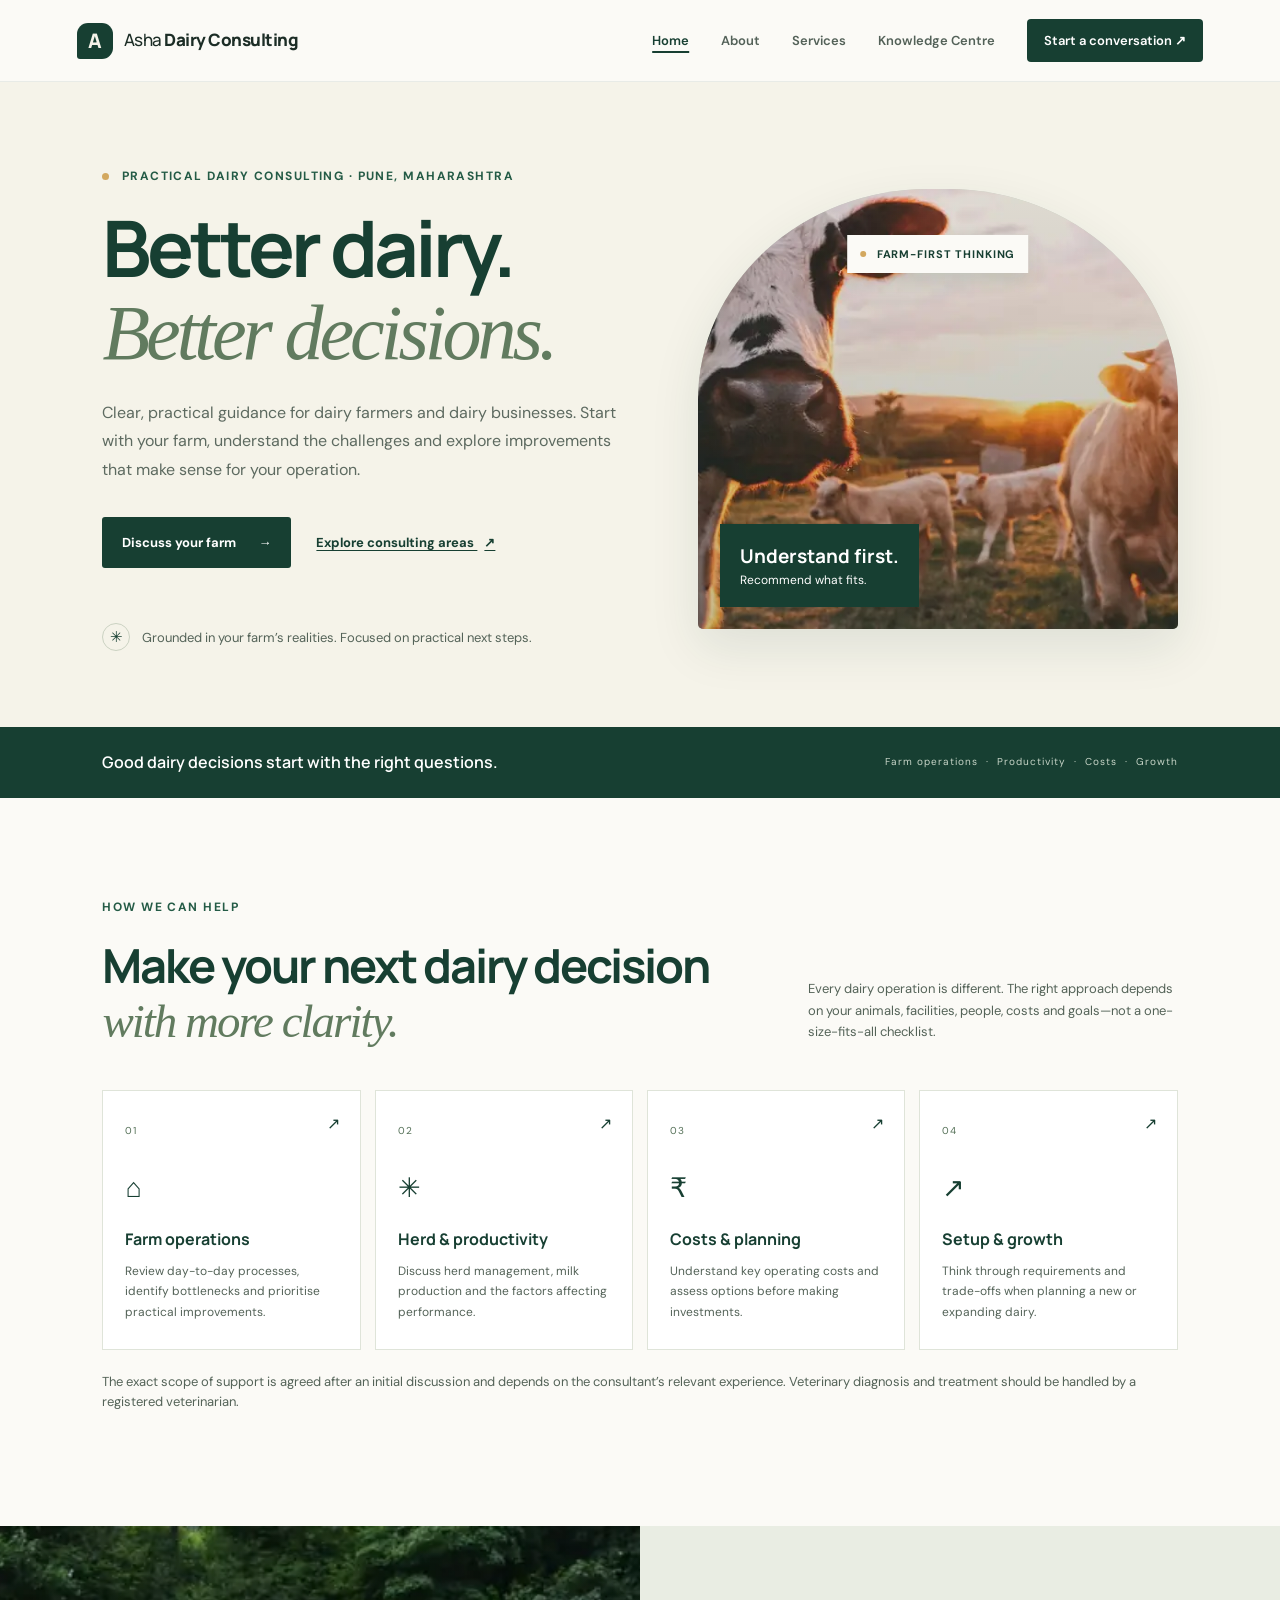
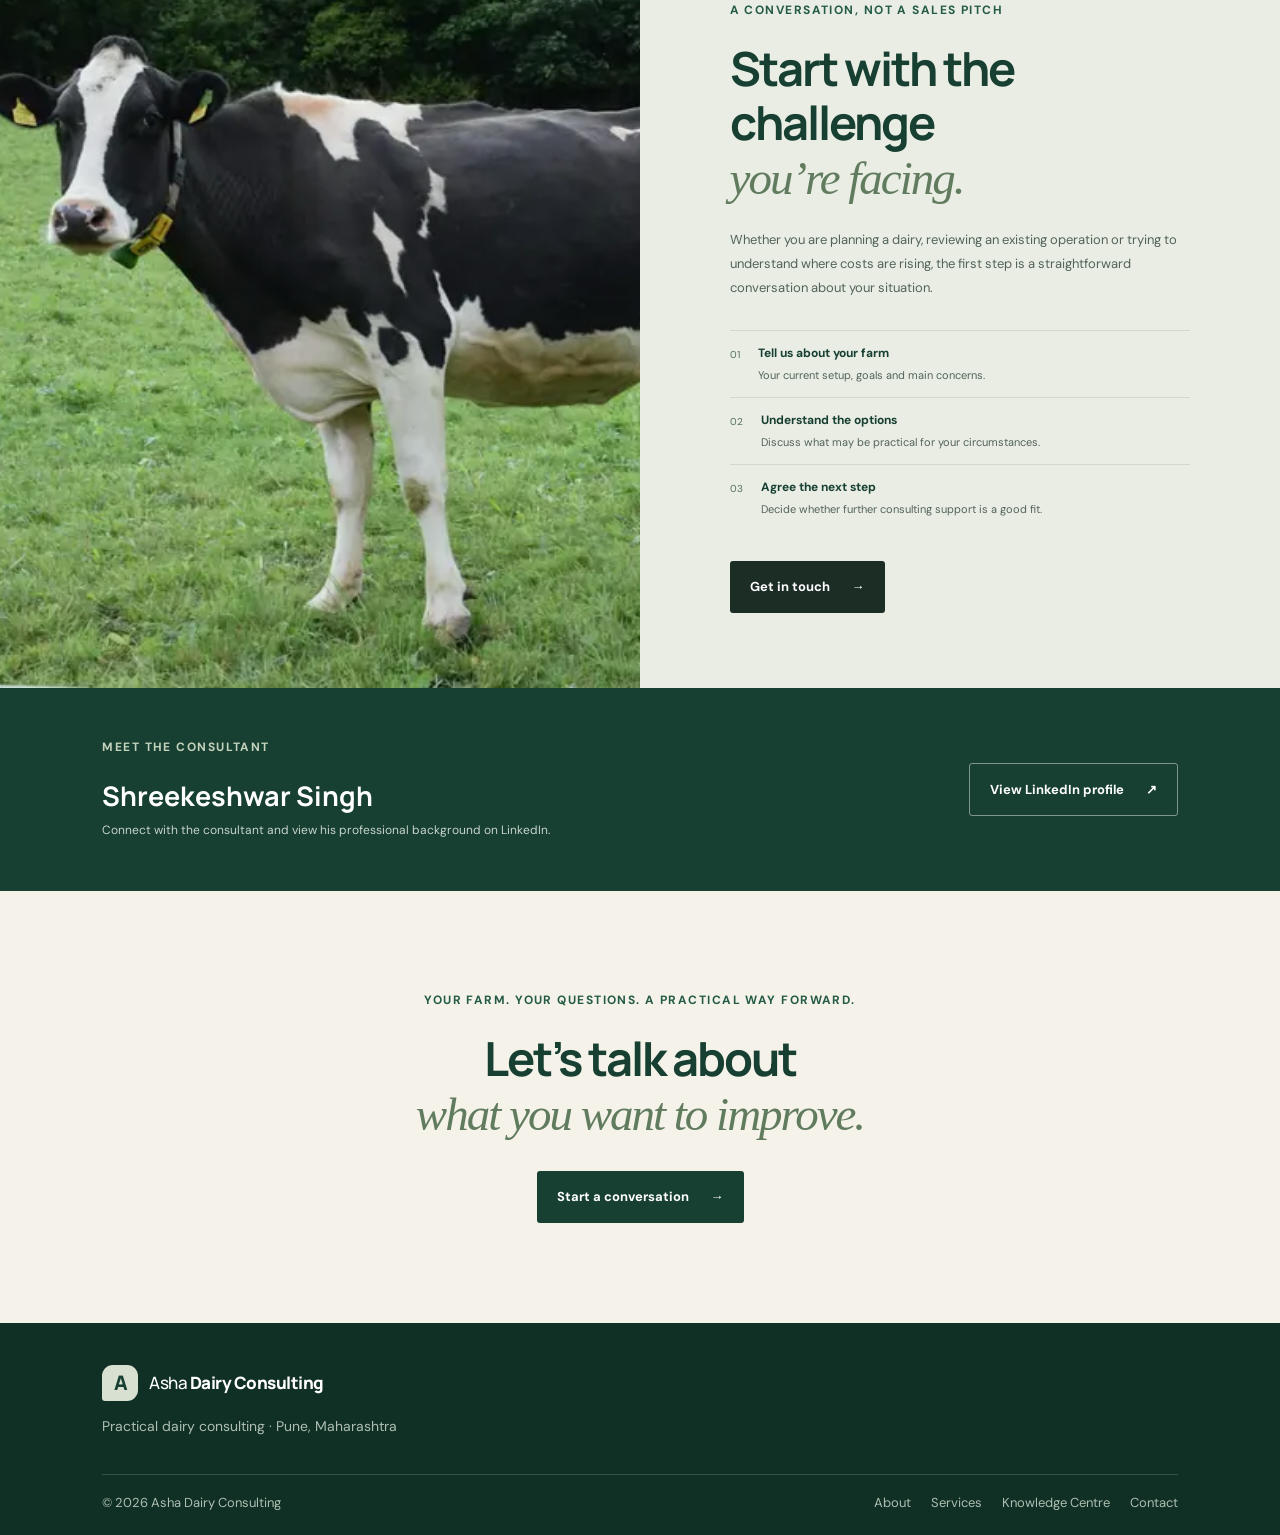
<file: index.html>
<!doctype html>
<html lang="en">
<head>
  <meta charset="utf-8">
  <meta name="viewport" content="width=device-width, initial-scale=1">
  <meta name="theme-color" content="#173f32">
  <meta name="description" content="Asha Dairy Consulting offers practical, farm-focused guidance for dairy farmers and dairy businesses in Pune and Maharashtra.">
  <title>Asha Dairy Consulting | Better Dairy. Better Decisions.</title>
  <link rel="canonical" href="https://dairy-website-nine.vercel.app/">
  <meta property="og:site_name" content="Asha Dairy Consulting">
  <meta property="og:type" content="website">
  <meta property="og:locale" content="en_IN">
  <meta property="og:title" content="Asha Dairy Consulting | Better Dairy. Better Decisions.">
  <meta property="og:description" content="Asha Dairy Consulting offers practical, farm-focused guidance for dairy farmers and dairy businesses in Pune and Maharashtra.">
  <meta property="og:url" content="https://dairy-website-nine.vercel.app/">
  <meta property="og:image" content="https://dairy-website-nine.vercel.app/images/og-cover.png">
  <meta property="og:image:width" content="1200">
  <meta property="og:image:height" content="630">
  <meta property="og:image:alt" content="Asha Dairy Consulting. Practical dairy consulting in Pune, Maharashtra.">
  <meta name="twitter:card" content="summary_large_image">
  <meta name="twitter:title" content="Asha Dairy Consulting | Better Dairy. Better Decisions.">
  <meta name="twitter:description" content="Asha Dairy Consulting offers practical, farm-focused guidance for dairy farmers and dairy businesses in Pune and Maharashtra.">
  <meta name="twitter:image" content="https://dairy-website-nine.vercel.app/images/og-cover.png">
  <link rel="icon" href="favicon.svg" type="image/svg+xml">
  <link rel="icon" href="favicon.ico" sizes="32x32">
  <link rel="apple-touch-icon" href="apple-touch-icon.png">
  <link rel="preload" href="fonts/dm-sans-latin.woff2" as="font" type="font/woff2" crossorigin>
  <link rel="preload" href="fonts/manrope-latin.woff2" as="font" type="font/woff2" crossorigin>
  <link rel="preload" as="image" type="image/webp" href="images/cows-sunset-1280.webp" imagesrcset="images/cows-sunset-720.webp 720w, images/cows-sunset-1280.webp 1280w" imagesizes="(max-width: 680px) 100vw, 46vw">
  <link rel="stylesheet" href="style.css">
  <script type="application/ld+json">
  {
    "@context": "https://schema.org",
    "@type": "ProfessionalService",
    "name": "Asha Dairy Consulting",
    "description": "Asha Dairy Consulting offers practical, farm-focused guidance for dairy farmers and dairy businesses in Pune and Maharashtra.",
    "url": "https://dairy-website-nine.vercel.app/",
    "image": "https://dairy-website-nine.vercel.app/images/og-cover.png",
    "areaServed": ["Pune", "Maharashtra"],
    "address": {
      "@type": "PostalAddress",
      "addressLocality": "Pune",
      "addressRegion": "Maharashtra",
      "addressCountry": "IN"
    },
    "founder": {
      "@type": "Person",
      "name": "Shreekeshwar Singh",
      "sameAs": "https://in.linkedin.com/in/shreekeshwar-singh-71535311b"
    }
  }
  </script>
</head>
<body>
  <!-- Illustrative photos under the Unsplash License, not photographs of a client farm.
       Sunset herd: images.unsplash.com/photo-1500595046743-cd271d694d30
       Pasture cow: images.unsplash.com/photo-1570042225831-d98fa7577f1e -->
  <a class="skip-link" href="#main">Skip to content</a>
  <header class="site-header">
    <a class="brand" href="index.html" aria-label="Asha Dairy Consulting home"><span class="brand-mark" aria-hidden="true">A</span><span>Asha <b>Dairy Consulting</b></span></a>
    <button class="menu-toggle" type="button" aria-label="Open navigation" aria-expanded="false" aria-controls="primary-nav"><span></span><span></span><span></span></button>
    <nav class="nav" id="primary-nav" aria-label="Main navigation">
      <a class="active" href="index.html" aria-current="page">Home</a><a href="about.html">About</a><a href="services.html">Services</a><a href="resources.html">Knowledge Centre</a><a class="nav-cta" href="contact.html">Start a conversation <span aria-hidden="true">↗</span></a>
    </nav>
  </header>

  <main id="main">
    <section class="hero">
      <div class="hero-copy">
        <p class="eyebrow"><span></span> PRACTICAL DAIRY CONSULTING · PUNE, MAHARASHTRA</p>
        <h1>Better dairy.<br><em>Better decisions.</em></h1>
        <p class="hero-intro">Clear, practical guidance for dairy farmers and dairy businesses. Start with your farm, understand the challenges and explore improvements that make sense for your operation.</p>
        <div class="hero-actions"><a class="button button-primary" href="contact.html">Discuss your farm <span aria-hidden="true">→</span></a><a class="text-link" href="services.html">Explore consulting areas <span aria-hidden="true">↗</span></a></div>
        <div class="hero-note"><span class="note-icon" aria-hidden="true">✳</span><span>Grounded in your farm’s realities. Focused on practical next steps.</span></div>
      </div>
      <div class="hero-visual">
        <picture>
          <source type="image/webp" srcset="images/cows-sunset-720.webp 720w, images/cows-sunset-1280.webp 1280w" sizes="(max-width: 680px) 100vw, 46vw">
          <img class="cover-photo" src="images/cows-sunset-1280.jpg" srcset="images/cows-sunset-720.jpg 720w, images/cows-sunset-1280.jpg 1280w" sizes="(max-width: 680px) 100vw, 46vw" alt="Dairy cows in a pasture at sunset, with a black-and-white cow in the foreground" width="1280" height="850" fetchpriority="high" decoding="async">
        </picture>
        <div class="visual-shade" aria-hidden="true"></div>
        <div class="visual-label"><span class="label-dot" aria-hidden="true"></span> FARM-FIRST THINKING</div>
        <div class="visual-caption"><strong>Understand first.</strong><br>Recommend what fits.</div>
      </div>
    </section>

    <section class="intro-strip">
      <p>Good dairy decisions start with the right questions.</p><span>Farm operations&nbsp; · &nbsp;Productivity&nbsp; · &nbsp;Costs&nbsp; · &nbsp;Growth</span>
    </section>

    <section class="section section-light">
      <div class="section-heading">
        <div><p class="eyebrow">HOW WE CAN HELP</p><h2>Make your next dairy decision<br><em>with more clarity.</em></h2></div>
        <p class="section-lead">Every dairy operation is different. The right approach depends on your animals, facilities, people, costs and goals—not a one-size-fits-all checklist.</p>
      </div>
      <div class="service-preview">
        <a class="preview-card" href="services.html#farm-operations"><span class="card-number">01</span><span class="card-icon" aria-hidden="true">⌂</span><h3>Farm operations</h3><p>Review day-to-day processes, identify bottlenecks and prioritise practical improvements.</p><span class="card-arrow" aria-hidden="true">↗</span></a>
        <a class="preview-card" href="services.html#herd-productivity"><span class="card-number">02</span><span class="card-icon" aria-hidden="true">✳</span><h3>Herd &amp; productivity</h3><p>Discuss herd management, milk production and the factors affecting performance.</p><span class="card-arrow" aria-hidden="true">↗</span></a>
        <a class="preview-card" href="services.html#costs-planning"><span class="card-number">03</span><span class="card-icon" aria-hidden="true">₹</span><h3>Costs &amp; planning</h3><p>Understand key operating costs and assess options before making investments.</p><span class="card-arrow" aria-hidden="true">↗</span></a>
        <a class="preview-card" href="services.html#setup-growth"><span class="card-number">04</span><span class="card-icon" aria-hidden="true">↗</span><h3>Setup &amp; growth</h3><p>Think through requirements and trade-offs when planning a new or expanding dairy.</p><span class="card-arrow" aria-hidden="true">↗</span></a>
      </div>
      <p class="small-print">The exact scope of support is agreed after an initial discussion and depends on the consultant’s relevant experience. Veterinary diagnosis and treatment should be handled by a registered veterinarian.</p>
    </section>

    <section class="split-section">
      <div class="split-image">
        <picture>
          <source type="image/webp" srcset="images/cow-pasture-720.webp 720w, images/cow-pasture-1280.webp 1280w" sizes="(max-width: 680px) 100vw, 50vw">
          <img class="cover-photo" src="images/cow-pasture-1280.jpg" srcset="images/cow-pasture-720.jpg 720w, images/cow-pasture-1280.jpg 1280w" sizes="(max-width: 680px) 100vw, 50vw" alt="A black-and-white dairy cow standing in a green pasture" width="1280" height="854" loading="lazy" decoding="async">
        </picture>
        <div class="visual-shade" aria-hidden="true"></div>
      </div>
      <div class="split-copy"><p class="eyebrow">A CONVERSATION, NOT A SALES PITCH</p><h2>Start with the challenge<br><em>you’re facing.</em></h2><p>Whether you are planning a dairy, reviewing an existing operation or trying to understand where costs are rising, the first step is a straightforward conversation about your situation.</p><ol class="steps"><li><span aria-hidden="true">01</span><div><b>Tell us about your farm</b><small>Your current setup, goals and main concerns.</small></div></li><li><span aria-hidden="true">02</span><div><b>Understand the options</b><small>Discuss what may be practical for your circumstances.</small></div></li><li><span aria-hidden="true">03</span><div><b>Agree the next step</b><small>Decide whether further consulting support is a good fit.</small></div></li></ol><a class="button button-dark" href="contact.html">Get in touch <span aria-hidden="true">→</span></a></div>
    </section>

    <section class="profile-band"><div><p class="eyebrow">MEET THE CONSULTANT</p><h2>Shreekeshwar Singh</h2><p>Connect with the consultant and view his professional background on LinkedIn.</p></div><a class="button button-outline" href="https://in.linkedin.com/in/shreekeshwar-singh-71535311b" target="_blank" rel="noopener noreferrer">View LinkedIn profile <span aria-hidden="true">↗</span><span class="sr-only"> (opens in a new tab)</span></a></section>

    <section class="final-cta"><p class="eyebrow">YOUR FARM. YOUR QUESTIONS. A PRACTICAL WAY FORWARD.</p><h2>Let’s talk about<br><em>what you want to improve.</em></h2><a class="button button-primary" href="contact.html">Start a conversation <span aria-hidden="true">→</span></a></section>
  </main>

  <footer class="site-footer"><a class="brand brand-footer" href="index.html" aria-label="Asha Dairy Consulting home"><span class="brand-mark" aria-hidden="true">A</span><span>Asha <b>Dairy Consulting</b></span></a><p>Practical dairy consulting · Pune, Maharashtra</p><div class="footer-bottom"><span>© <span data-year></span> Asha Dairy Consulting</span><nav aria-label="Footer"><a href="about.html">About</a><a href="services.html">Services</a><a href="resources.html">Knowledge Centre</a><a href="contact.html">Contact</a></nav></div></footer>
  <script src="script.js" defer></script>
</body>
</html>
</file>
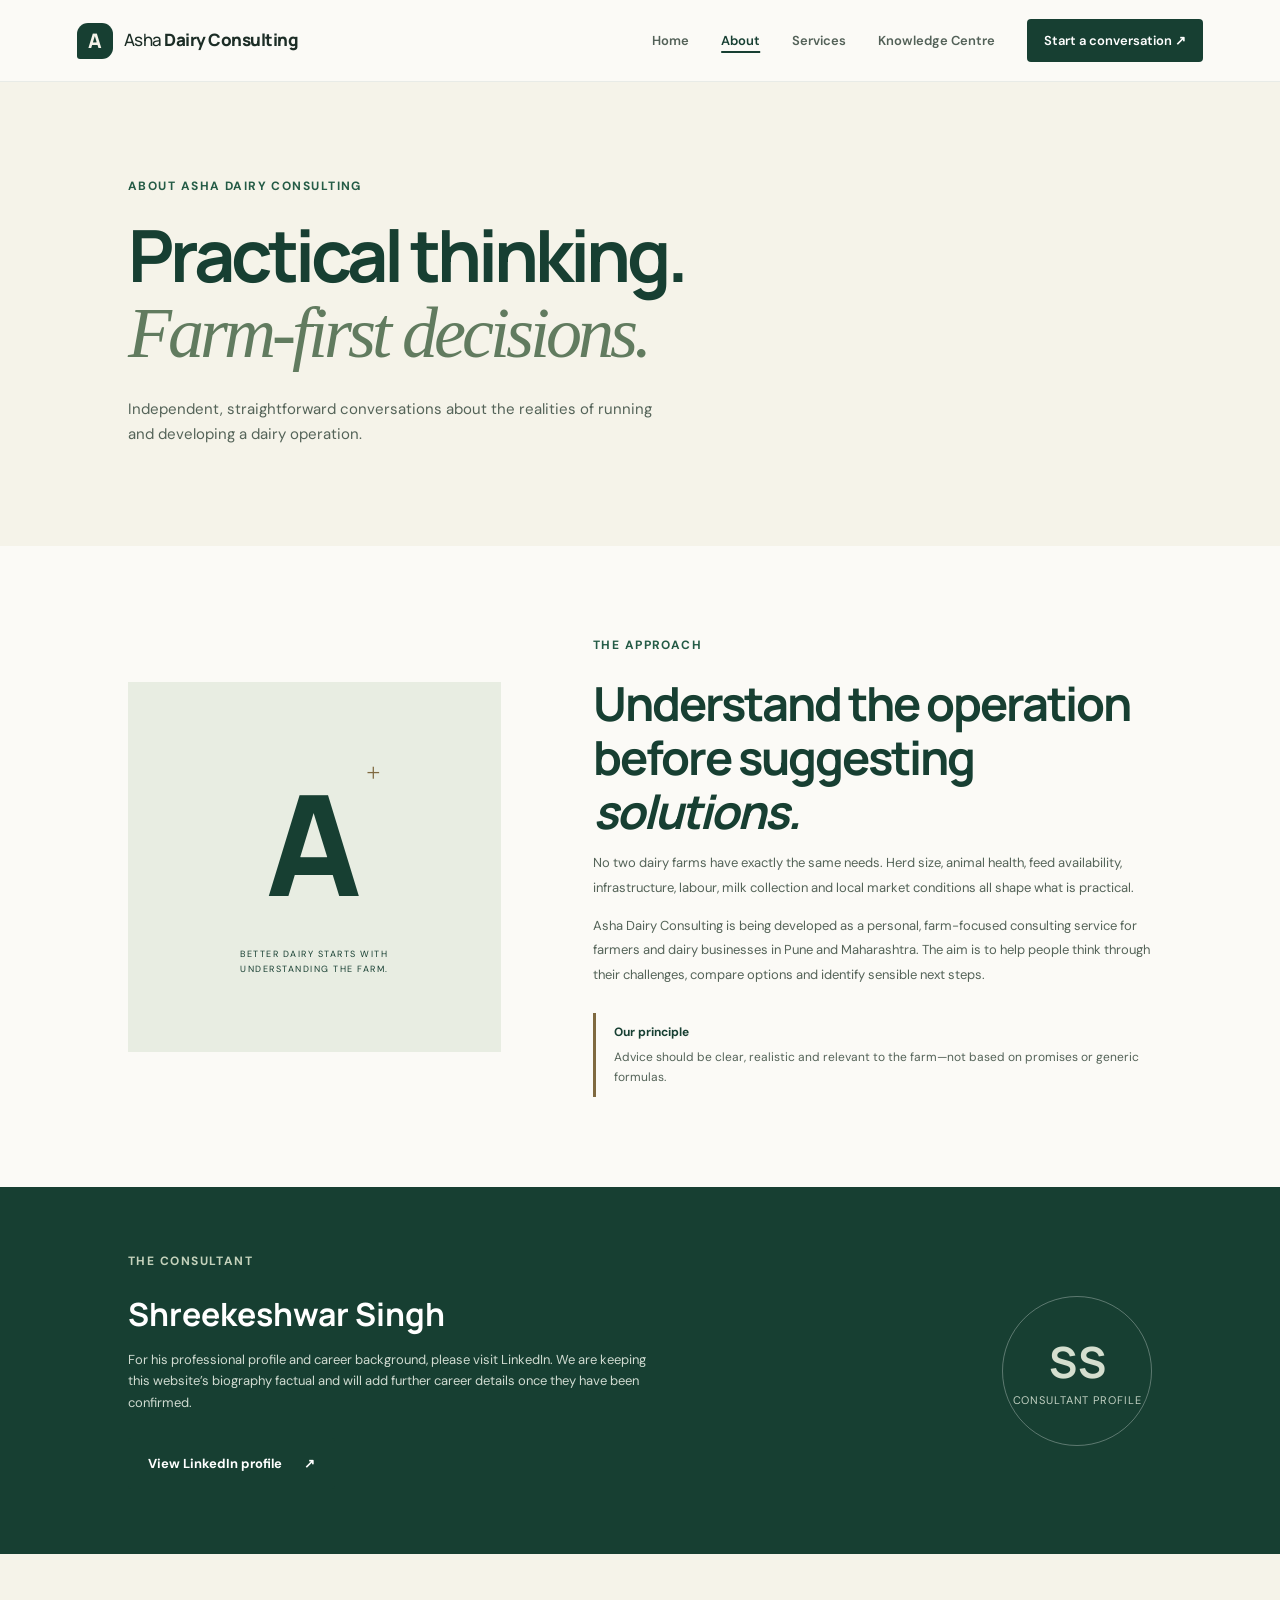
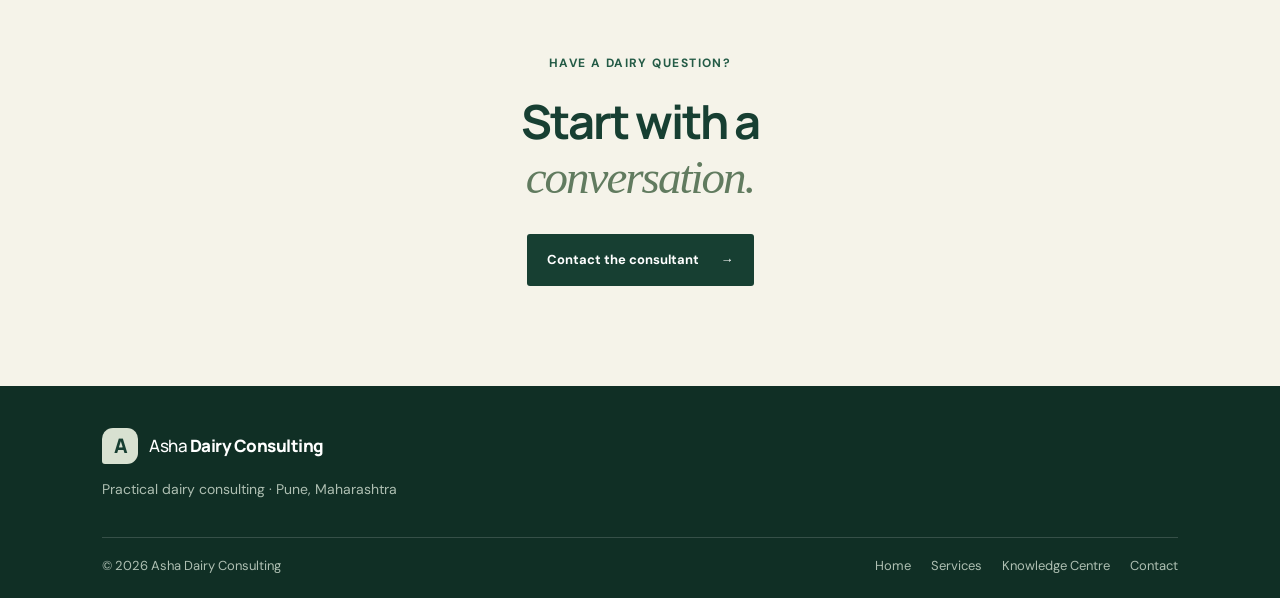
<file: about.html>
<!doctype html>
<html lang="en">
<head>
  <meta charset="utf-8">
  <meta name="viewport" content="width=device-width, initial-scale=1">
  <meta name="theme-color" content="#173f32">
  <meta name="description" content="Meet the consultant behind Asha Dairy Consulting in Pune, Maharashtra.">
  <title>About | Asha Dairy Consulting</title>
  <link rel="canonical" href="https://dairy-website-nine.vercel.app/about.html">
  <meta property="og:site_name" content="Asha Dairy Consulting">
  <meta property="og:type" content="website">
  <meta property="og:locale" content="en_IN">
  <meta property="og:title" content="About | Asha Dairy Consulting">
  <meta property="og:description" content="Meet the consultant behind Asha Dairy Consulting in Pune, Maharashtra.">
  <meta property="og:url" content="https://dairy-website-nine.vercel.app/about.html">
  <meta property="og:image" content="https://dairy-website-nine.vercel.app/images/og-cover.png">
  <meta property="og:image:alt" content="Asha Dairy Consulting. Practical dairy consulting in Pune, Maharashtra.">
  <meta name="twitter:card" content="summary_large_image">
  <meta name="twitter:title" content="About | Asha Dairy Consulting">
  <meta name="twitter:description" content="Meet the consultant behind Asha Dairy Consulting in Pune, Maharashtra.">
  <meta name="twitter:image" content="https://dairy-website-nine.vercel.app/images/og-cover.png">
  <link rel="icon" href="favicon.svg" type="image/svg+xml">
  <link rel="icon" href="favicon.ico" sizes="32x32">
  <link rel="apple-touch-icon" href="apple-touch-icon.png">
  <link rel="preload" href="fonts/dm-sans-latin.woff2" as="font" type="font/woff2" crossorigin>
  <link rel="preload" href="fonts/manrope-latin.woff2" as="font" type="font/woff2" crossorigin>
  <link rel="stylesheet" href="style.css">
</head>
<body>
  <a class="skip-link" href="#main">Skip to content</a>
  <header class="site-header">
    <a class="brand" href="index.html" aria-label="Asha Dairy Consulting home"><span class="brand-mark" aria-hidden="true">A</span><span>Asha <b>Dairy Consulting</b></span></a>
    <button class="menu-toggle" type="button" aria-label="Open navigation" aria-expanded="false" aria-controls="primary-nav"><span></span><span></span><span></span></button>
    <nav class="nav" id="primary-nav" aria-label="Main navigation">
      <a href="index.html">Home</a><a class="active" href="about.html" aria-current="page">About</a><a href="services.html">Services</a><a href="resources.html">Knowledge Centre</a><a class="nav-cta" href="contact.html">Start a conversation <span aria-hidden="true">↗</span></a>
    </nav>
  </header>
  <main id="main">
    <section class="page-hero">
      <p class="eyebrow">ABOUT ASHA DAIRY CONSULTING</p>
      <h1>Practical thinking.<br><em>Farm-first decisions.</em></h1>
      <p>Independent, straightforward conversations about the realities of running and developing a dairy operation.</p>
    </section>
    <section class="about-story">
      <div class="story-visual">
        <div class="story-monogram" aria-hidden="true">A<span>+</span></div>
        <p>BETTER DAIRY STARTS WITH UNDERSTANDING THE FARM.</p>
      </div>
      <div class="story-copy">
        <p class="eyebrow">THE APPROACH</p>
        <h2>Understand the operation<br>before suggesting <em>solutions.</em></h2>
        <p>No two dairy farms have exactly the same needs. Herd size, animal health, feed availability, infrastructure, labour, milk collection and local market conditions all shape what is practical.</p>
        <p>Asha Dairy Consulting is being developed as a personal, farm-focused consulting service for farmers and dairy businesses in Pune and Maharashtra. The aim is to help people think through their challenges, compare options and identify sensible next steps.</p>
        <div class="callout"><b>Our principle</b><p>Advice should be clear, realistic and relevant to the farm—not based on promises or generic formulas.</p></div>
      </div>
    </section>
    <section class="consultant-section">
      <div>
        <p class="eyebrow">THE CONSULTANT</p>
        <h2>Shreekeshwar Singh</h2>
        <p>For his professional profile and career background, please visit LinkedIn. We are keeping this website’s biography factual and will add further career details once they have been confirmed.</p>
        <a class="button button-primary" href="https://in.linkedin.com/in/shreekeshwar-singh-71535311b" target="_blank" rel="noopener noreferrer">View LinkedIn profile <span aria-hidden="true">↗</span><span class="sr-only"> (opens in a new tab)</span></a>
      </div>
      <div class="profile-placeholder" aria-hidden="true"><span>SS</span><small>CONSULTANT PROFILE</small></div>
    </section>
    <section class="final-cta">
      <p class="eyebrow">HAVE A DAIRY QUESTION?</p>
      <h2>Start with a<br><em>conversation.</em></h2>
      <a class="button button-primary" href="contact.html">Contact the consultant <span aria-hidden="true">→</span></a>
    </section>
  </main>
  <footer class="site-footer">
    <a class="brand brand-footer" href="index.html" aria-label="Asha Dairy Consulting home"><span class="brand-mark" aria-hidden="true">A</span><span>Asha <b>Dairy Consulting</b></span></a>
    <p>Practical dairy consulting · Pune, Maharashtra</p>
    <div class="footer-bottom"><span>© <span data-year></span> Asha Dairy Consulting</span><nav aria-label="Footer"><a href="index.html">Home</a><a href="services.html">Services</a><a href="resources.html">Knowledge Centre</a><a href="contact.html">Contact</a></nav></div>
  </footer>
  <script src="script.js" defer></script>
</body>
</html>
</file>
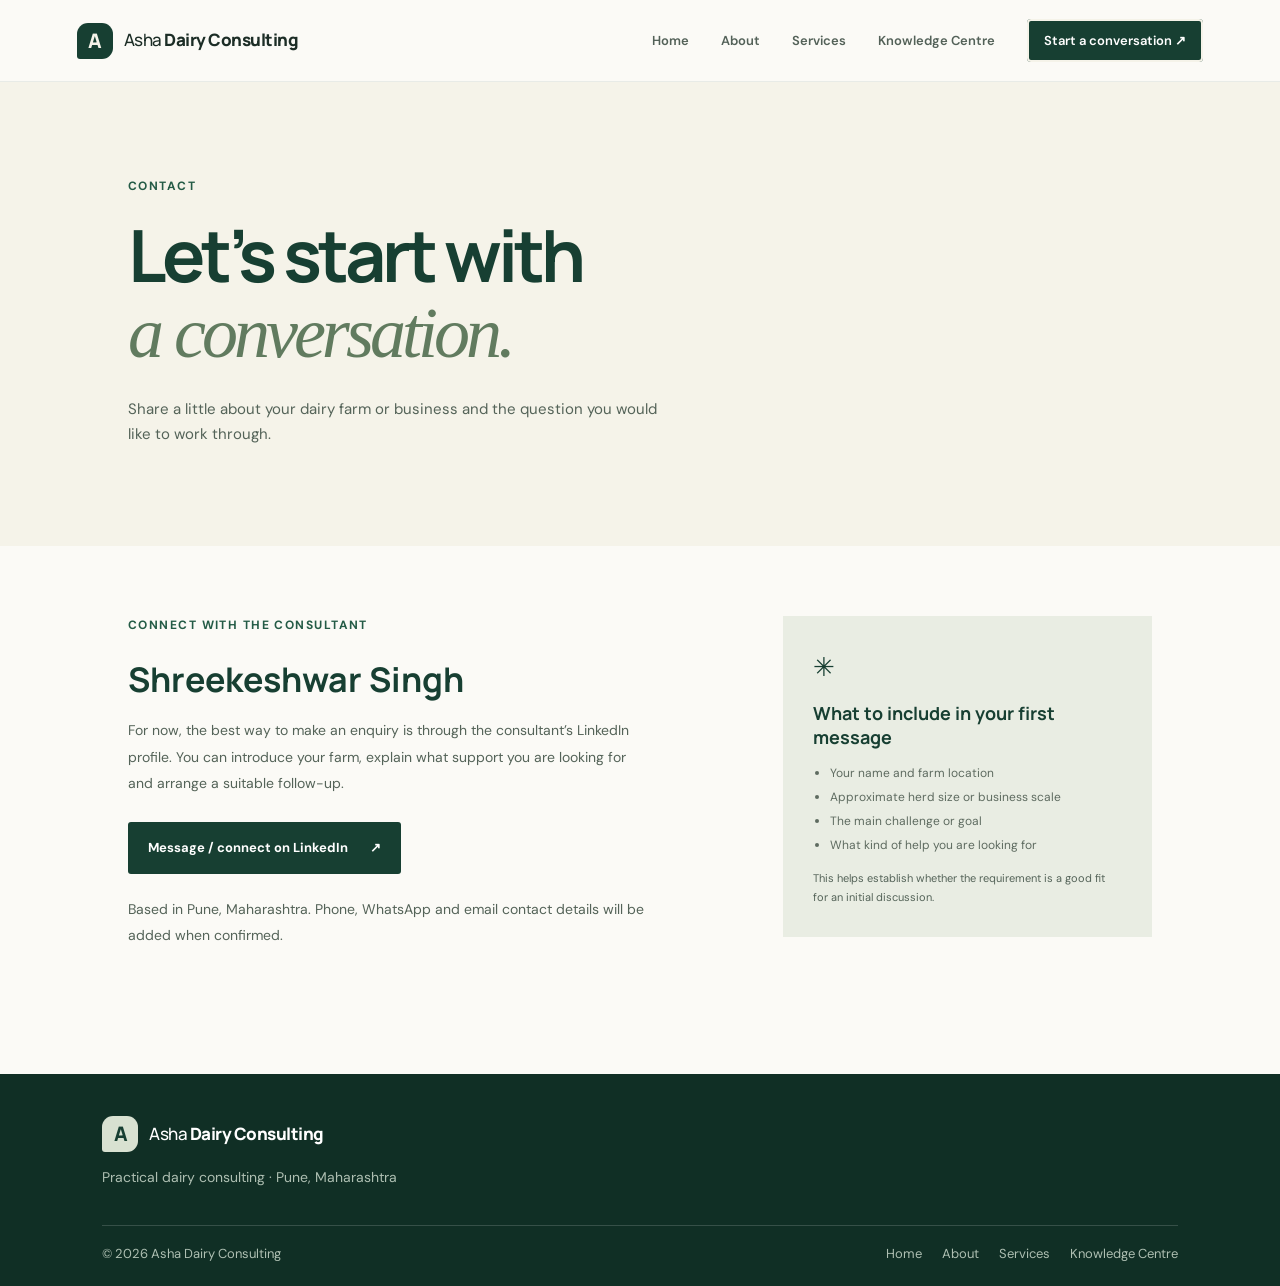
<file: contact.html>
<!doctype html>
<html lang="en">
<head>
  <meta charset="utf-8">
  <meta name="viewport" content="width=device-width, initial-scale=1">
  <meta name="theme-color" content="#173f32">
  <meta name="description" content="Contact Asha Dairy Consulting in Pune, Maharashtra to discuss your dairy farm or business.">
  <title>Contact | Asha Dairy Consulting</title>
  <link rel="canonical" href="https://dairy-website-nine.vercel.app/contact.html">
  <meta property="og:site_name" content="Asha Dairy Consulting">
  <meta property="og:type" content="website">
  <meta property="og:locale" content="en_IN">
  <meta property="og:title" content="Contact | Asha Dairy Consulting">
  <meta property="og:description" content="Contact Asha Dairy Consulting in Pune, Maharashtra to discuss your dairy farm or business.">
  <meta property="og:url" content="https://dairy-website-nine.vercel.app/contact.html">
  <meta property="og:image" content="https://dairy-website-nine.vercel.app/images/og-cover.png">
  <meta property="og:image:alt" content="Asha Dairy Consulting. Practical dairy consulting in Pune, Maharashtra.">
  <meta name="twitter:card" content="summary_large_image">
  <meta name="twitter:title" content="Contact | Asha Dairy Consulting">
  <meta name="twitter:description" content="Contact Asha Dairy Consulting in Pune, Maharashtra to discuss your dairy farm or business.">
  <meta name="twitter:image" content="https://dairy-website-nine.vercel.app/images/og-cover.png">
  <link rel="icon" href="favicon.svg" type="image/svg+xml">
  <link rel="icon" href="favicon.ico" sizes="32x32">
  <link rel="apple-touch-icon" href="apple-touch-icon.png">
  <link rel="preload" href="fonts/dm-sans-latin.woff2" as="font" type="font/woff2" crossorigin>
  <link rel="preload" href="fonts/manrope-latin.woff2" as="font" type="font/woff2" crossorigin>
  <link rel="stylesheet" href="style.css">
</head>
<body>
  <a class="skip-link" href="#main">Skip to content</a>
  <header class="site-header">
    <a class="brand" href="index.html" aria-label="Asha Dairy Consulting home"><span class="brand-mark" aria-hidden="true">A</span><span>Asha <b>Dairy Consulting</b></span></a>
    <button class="menu-toggle" type="button" aria-label="Open navigation" aria-expanded="false" aria-controls="primary-nav"><span></span><span></span><span></span></button>
    <nav class="nav" id="primary-nav" aria-label="Main navigation">
      <a href="index.html">Home</a><a href="about.html">About</a><a href="services.html">Services</a><a href="resources.html">Knowledge Centre</a><a class="nav-cta active" href="contact.html" aria-current="page">Start a conversation <span aria-hidden="true">↗</span></a>
    </nav>
  </header>
  <main id="main">
    <section class="page-hero">
      <p class="eyebrow">CONTACT</p>
      <h1>Let’s start with<br><em>a conversation.</em></h1>
      <p>Share a little about your dairy farm or business and the question you would like to work through.</p>
    </section>
    <section class="contact-layout">
      <div class="contact-main">
        <p class="eyebrow">CONNECT WITH THE CONSULTANT</p>
        <h2>Shreekeshwar Singh</h2>
        <p>For now, the best way to make an enquiry is through the consultant’s LinkedIn profile. You can introduce your farm, explain what support you are looking for and arrange a suitable follow-up.</p>
        <a class="button button-primary" href="https://in.linkedin.com/in/shreekeshwar-singh-71535311b" target="_blank" rel="noopener noreferrer">Message / connect on LinkedIn <span aria-hidden="true">↗</span><span class="sr-only"> (opens in a new tab)</span></a>
        <p class="small-print">Based in Pune, Maharashtra. Phone, WhatsApp and email contact details will be added when confirmed.</p>
      </div>
      <aside class="contact-aside" aria-labelledby="first-message-heading">
        <span class="aside-icon" aria-hidden="true">✳</span>
        <h3 id="first-message-heading">What to include in your first message</h3>
        <ul>
          <li>Your name and farm location</li>
          <li>Approximate herd size or business scale</li>
          <li>The main challenge or goal</li>
          <li>What kind of help you are looking for</li>
        </ul>
        <p>This helps establish whether the requirement is a good fit for an initial discussion.</p>
      </aside>
    </section>
  </main>
  <footer class="site-footer">
    <a class="brand brand-footer" href="index.html" aria-label="Asha Dairy Consulting home"><span class="brand-mark" aria-hidden="true">A</span><span>Asha <b>Dairy Consulting</b></span></a>
    <p>Practical dairy consulting · Pune, Maharashtra</p>
    <div class="footer-bottom"><span>© <span data-year></span> Asha Dairy Consulting</span><nav aria-label="Footer"><a href="index.html">Home</a><a href="about.html">About</a><a href="services.html">Services</a><a href="resources.html">Knowledge Centre</a></nav></div>
  </footer>
  <script src="script.js" defer></script>
</body>
</html>
</file>
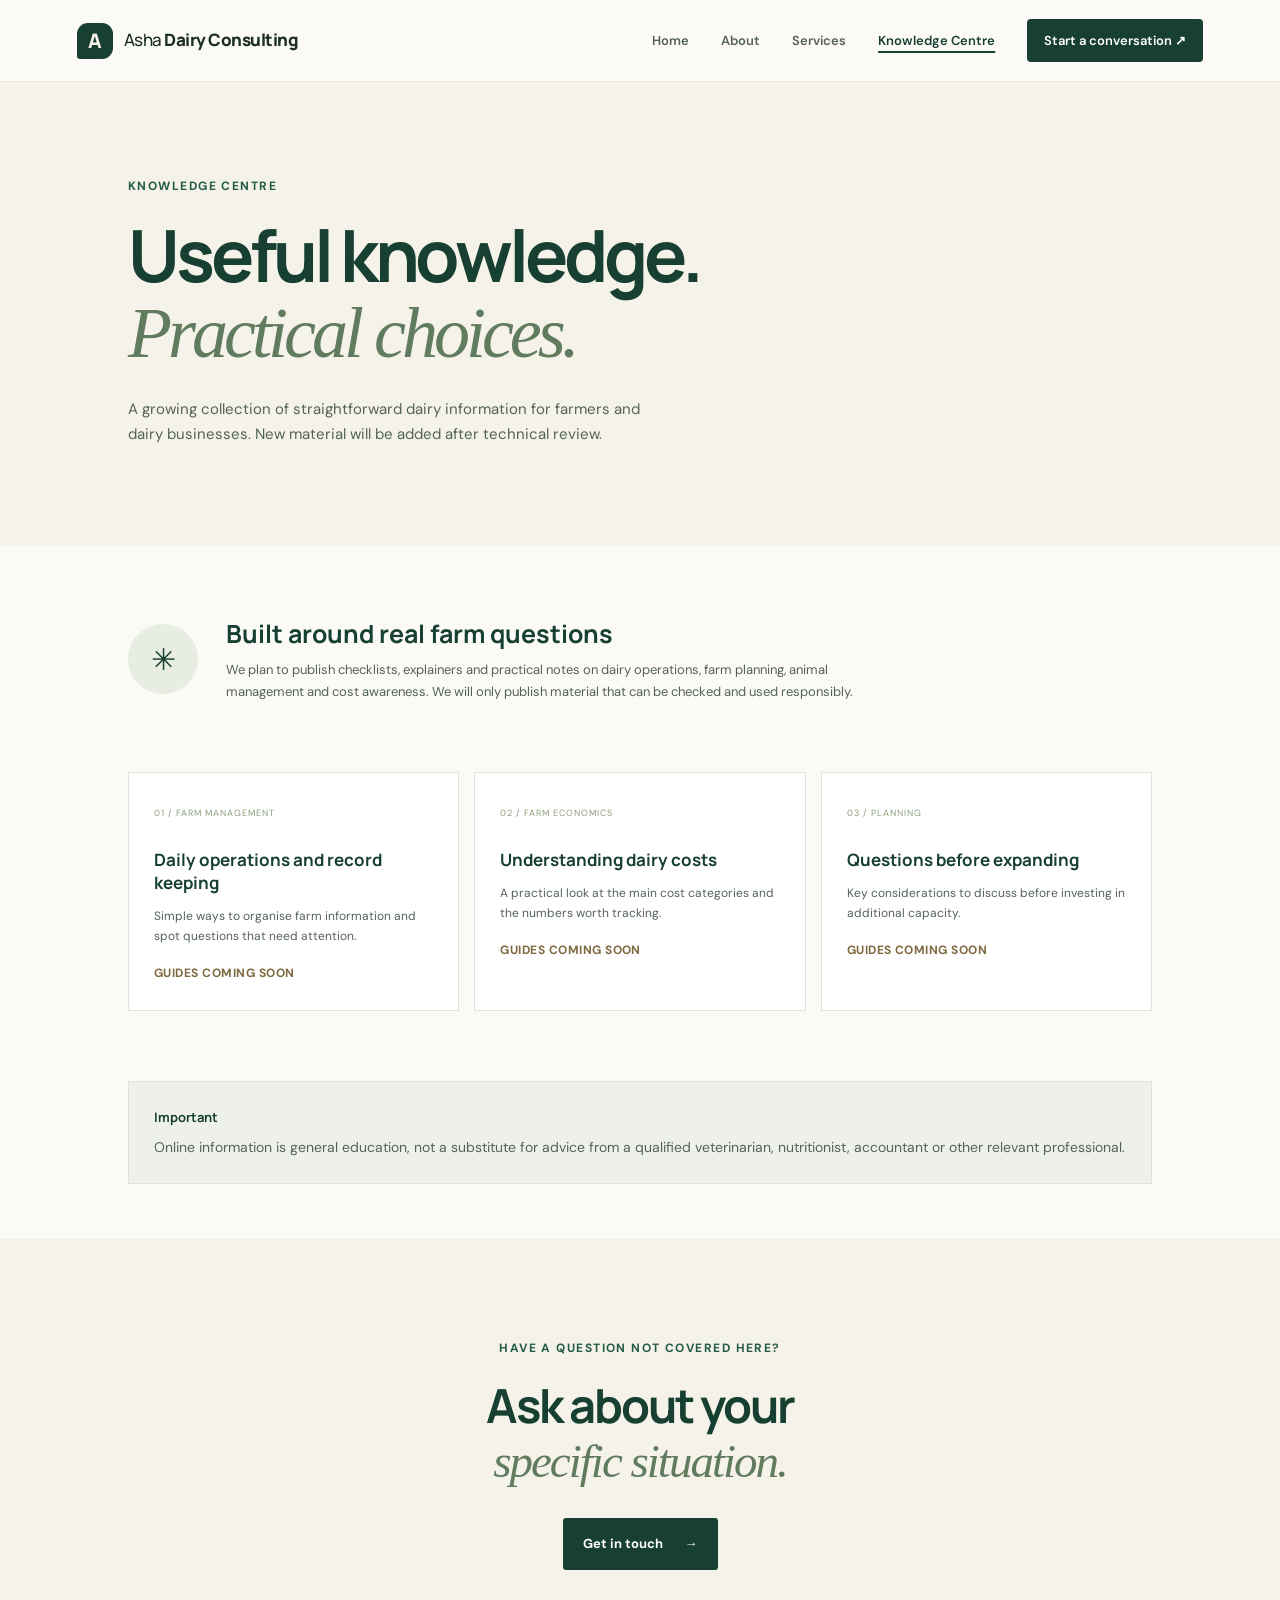
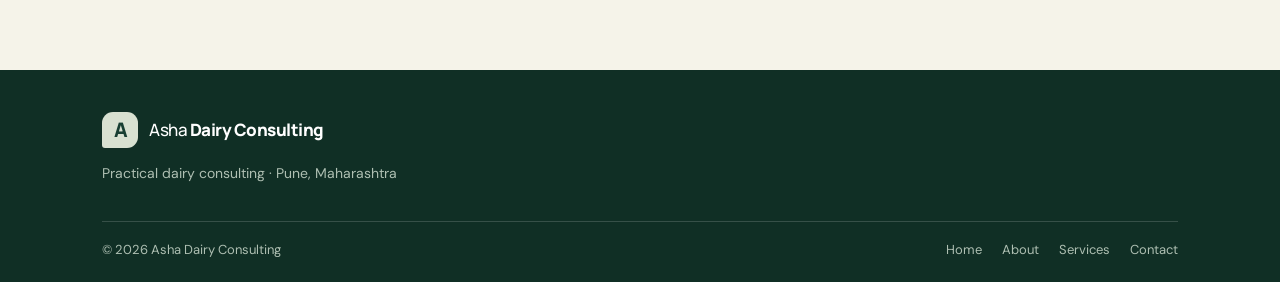
<file: resources.html>
<!doctype html>
<html lang="en">
<head>
  <meta charset="utf-8">
  <meta name="viewport" content="width=device-width, initial-scale=1">
  <meta name="theme-color" content="#173f32">
  <meta name="description" content="Practical dairy learning notes and resources from Asha Dairy Consulting.">
  <title>Knowledge Centre | Asha Dairy Consulting</title>
  <link rel="canonical" href="https://dairy-website-nine.vercel.app/resources.html">
  <meta property="og:site_name" content="Asha Dairy Consulting">
  <meta property="og:type" content="website">
  <meta property="og:locale" content="en_IN">
  <meta property="og:title" content="Knowledge Centre | Asha Dairy Consulting">
  <meta property="og:description" content="Practical dairy learning notes and resources from Asha Dairy Consulting.">
  <meta property="og:url" content="https://dairy-website-nine.vercel.app/resources.html">
  <meta property="og:image" content="https://dairy-website-nine.vercel.app/images/og-cover.png">
  <meta property="og:image:alt" content="Asha Dairy Consulting. Practical dairy consulting in Pune, Maharashtra.">
  <meta name="twitter:card" content="summary_large_image">
  <meta name="twitter:title" content="Knowledge Centre | Asha Dairy Consulting">
  <meta name="twitter:description" content="Practical dairy learning notes and resources from Asha Dairy Consulting.">
  <meta name="twitter:image" content="https://dairy-website-nine.vercel.app/images/og-cover.png">
  <link rel="icon" href="favicon.svg" type="image/svg+xml">
  <link rel="icon" href="favicon.ico" sizes="32x32">
  <link rel="apple-touch-icon" href="apple-touch-icon.png">
  <link rel="preload" href="fonts/dm-sans-latin.woff2" as="font" type="font/woff2" crossorigin>
  <link rel="preload" href="fonts/manrope-latin.woff2" as="font" type="font/woff2" crossorigin>
  <link rel="stylesheet" href="style.css">
</head>
<body>
  <a class="skip-link" href="#main">Skip to content</a>
  <header class="site-header">
    <a class="brand" href="index.html" aria-label="Asha Dairy Consulting home"><span class="brand-mark" aria-hidden="true">A</span><span>Asha <b>Dairy Consulting</b></span></a>
    <button class="menu-toggle" type="button" aria-label="Open navigation" aria-expanded="false" aria-controls="primary-nav"><span></span><span></span><span></span></button>
    <nav class="nav" id="primary-nav" aria-label="Main navigation">
      <a href="index.html">Home</a><a href="about.html">About</a><a href="services.html">Services</a><a class="active" href="resources.html" aria-current="page">Knowledge Centre</a><a class="nav-cta" href="contact.html">Start a conversation <span aria-hidden="true">↗</span></a>
    </nav>
  </header>
  <main id="main">
    <section class="page-hero">
      <p class="eyebrow">KNOWLEDGE CENTRE</p>
      <h1>Useful knowledge.<br><em>Practical choices.</em></h1>
      <p>A growing collection of straightforward dairy information for farmers and dairy businesses. New material will be added after technical review.</p>
    </section>
    <section class="knowledge-intro">
      <div class="knowledge-mark" aria-hidden="true">✳</div>
      <div>
        <h2>Built around real farm questions</h2>
        <p>We plan to publish checklists, explainers and practical notes on dairy operations, farm planning, animal management and cost awareness. We will only publish material that can be checked and used responsibly.</p>
      </div>
    </section>
    <section class="knowledge-topics">
      <article><span>01 / FARM MANAGEMENT</span><h3>Daily operations and record keeping</h3><p>Simple ways to organise farm information and spot questions that need attention.</p><small>GUIDES COMING SOON</small></article>
      <article><span>02 / FARM ECONOMICS</span><h3>Understanding dairy costs</h3><p>A practical look at the main cost categories and the numbers worth tracking.</p><small>GUIDES COMING SOON</small></article>
      <article><span>03 / PLANNING</span><h3>Questions before expanding</h3><p>Key considerations to discuss before investing in additional capacity.</p><small>GUIDES COMING SOON</small></article>
    </section>
    <section class="notice">
      <b>Important</b>
      <p>Online information is general education, not a substitute for advice from a qualified veterinarian, nutritionist, accountant or other relevant professional.</p>
    </section>
    <section class="final-cta">
      <p class="eyebrow">HAVE A QUESTION NOT COVERED HERE?</p>
      <h2>Ask about your<br><em>specific situation.</em></h2>
      <a class="button button-primary" href="contact.html">Get in touch <span aria-hidden="true">→</span></a>
    </section>
  </main>
  <footer class="site-footer">
    <a class="brand brand-footer" href="index.html" aria-label="Asha Dairy Consulting home"><span class="brand-mark" aria-hidden="true">A</span><span>Asha <b>Dairy Consulting</b></span></a>
    <p>Practical dairy consulting · Pune, Maharashtra</p>
    <div class="footer-bottom"><span>© <span data-year></span> Asha Dairy Consulting</span><nav aria-label="Footer"><a href="index.html">Home</a><a href="about.html">About</a><a href="services.html">Services</a><a href="contact.html">Contact</a></nav></div>
  </footer>
  <script src="script.js" defer></script>
</body>
</html>
</file>
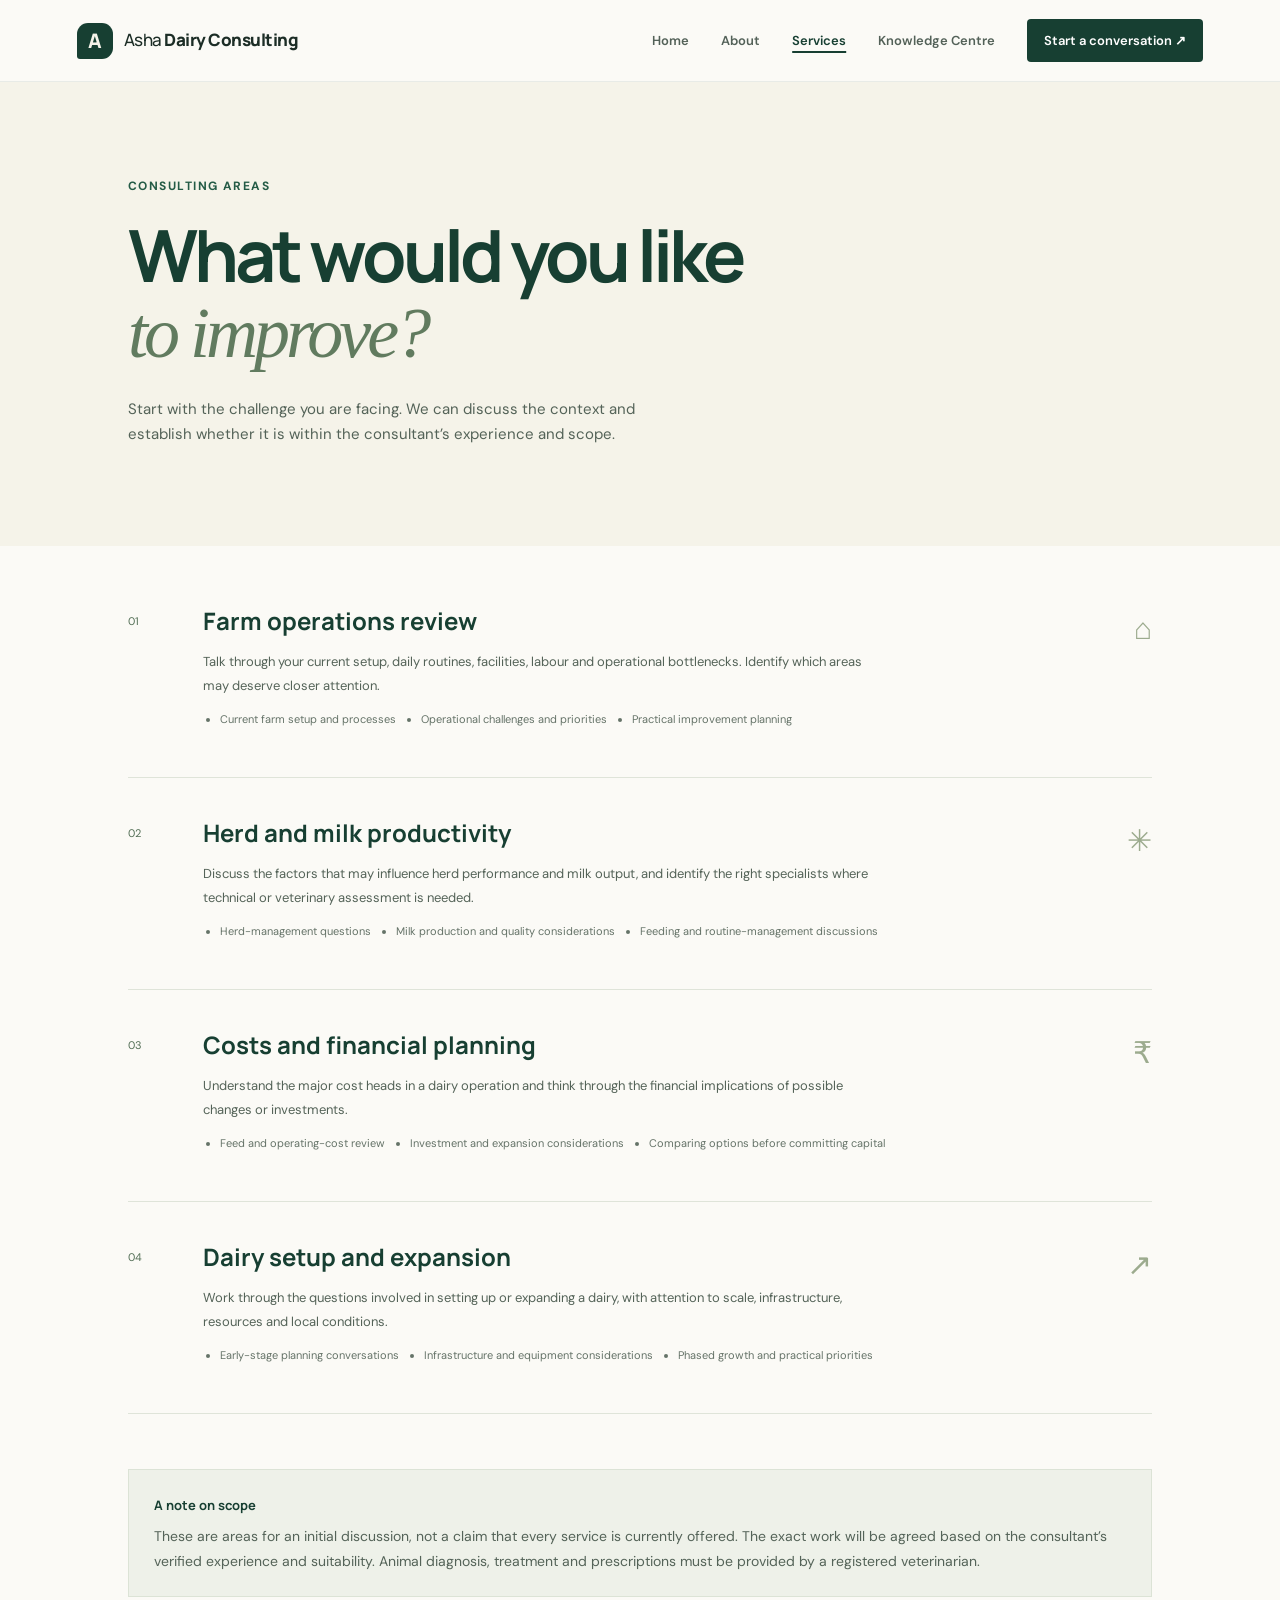
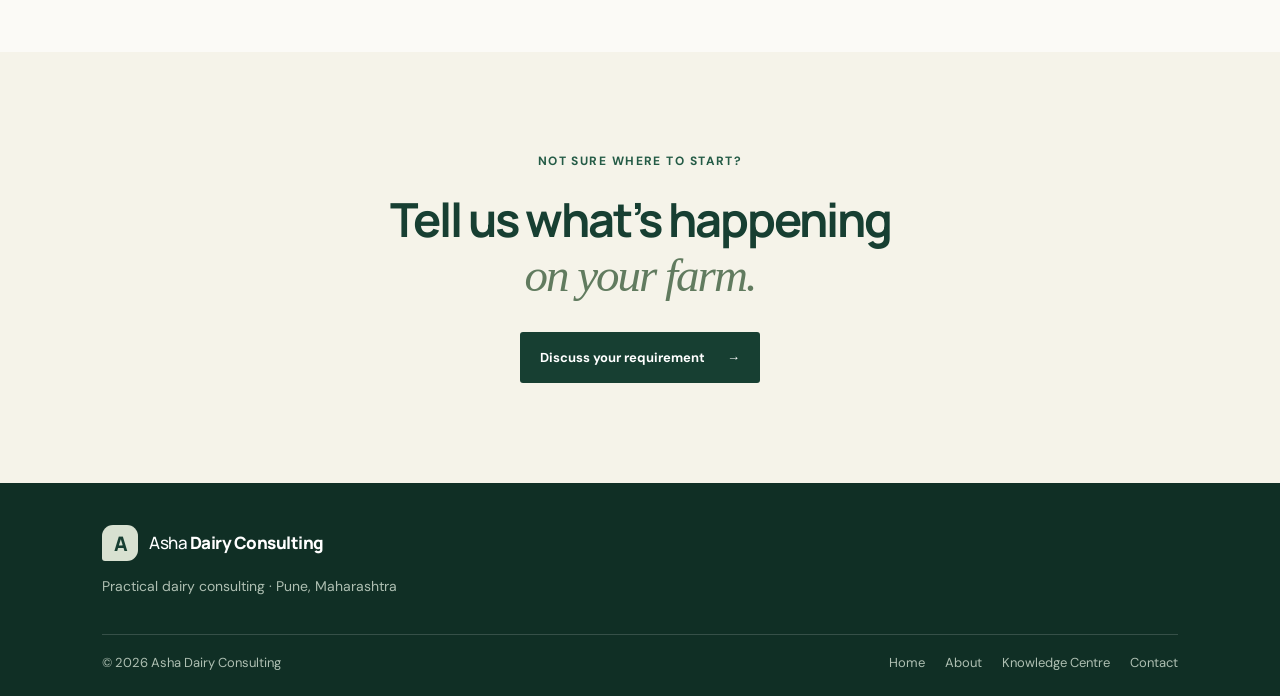
<file: services.html>
<!doctype html>
<html lang="en">
<head>
  <meta charset="utf-8">
  <meta name="viewport" content="width=device-width, initial-scale=1">
  <meta name="theme-color" content="#173f32">
  <meta name="description" content="Explore potential dairy consulting discussion areas with Asha Dairy Consulting, Pune.">
  <title>Services | Asha Dairy Consulting</title>
  <link rel="canonical" href="https://dairy-website-nine.vercel.app/services.html">
  <meta property="og:site_name" content="Asha Dairy Consulting">
  <meta property="og:type" content="website">
  <meta property="og:locale" content="en_IN">
  <meta property="og:title" content="Services | Asha Dairy Consulting">
  <meta property="og:description" content="Explore potential dairy consulting discussion areas with Asha Dairy Consulting, Pune.">
  <meta property="og:url" content="https://dairy-website-nine.vercel.app/services.html">
  <meta property="og:image" content="https://dairy-website-nine.vercel.app/images/og-cover.png">
  <meta property="og:image:alt" content="Asha Dairy Consulting. Practical dairy consulting in Pune, Maharashtra.">
  <meta name="twitter:card" content="summary_large_image">
  <meta name="twitter:title" content="Services | Asha Dairy Consulting">
  <meta name="twitter:description" content="Explore potential dairy consulting discussion areas with Asha Dairy Consulting, Pune.">
  <meta name="twitter:image" content="https://dairy-website-nine.vercel.app/images/og-cover.png">
  <link rel="icon" href="favicon.svg" type="image/svg+xml">
  <link rel="icon" href="favicon.ico" sizes="32x32">
  <link rel="apple-touch-icon" href="apple-touch-icon.png">
  <link rel="preload" href="fonts/dm-sans-latin.woff2" as="font" type="font/woff2" crossorigin>
  <link rel="preload" href="fonts/manrope-latin.woff2" as="font" type="font/woff2" crossorigin>
  <link rel="stylesheet" href="style.css">
</head>
<body>
  <a class="skip-link" href="#main">Skip to content</a>
  <header class="site-header">
    <a class="brand" href="index.html" aria-label="Asha Dairy Consulting home"><span class="brand-mark" aria-hidden="true">A</span><span>Asha <b>Dairy Consulting</b></span></a>
    <button class="menu-toggle" type="button" aria-label="Open navigation" aria-expanded="false" aria-controls="primary-nav"><span></span><span></span><span></span></button>
    <nav class="nav" id="primary-nav" aria-label="Main navigation">
      <a href="index.html">Home</a><a href="about.html">About</a><a class="active" href="services.html" aria-current="page">Services</a><a href="resources.html">Knowledge Centre</a><a class="nav-cta" href="contact.html">Start a conversation <span aria-hidden="true">↗</span></a>
    </nav>
  </header>
  <main id="main">
    <section class="page-hero">
      <p class="eyebrow">CONSULTING AREAS</p>
      <h1>What would you like<br><em>to improve?</em></h1>
      <p>Start with the challenge you are facing. We can discuss the context and establish whether it is within the consultant’s experience and scope.</p>
    </section>
    <section class="service-list">
      <article class="service-row" id="farm-operations">
        <span class="service-index">01</span>
        <div>
          <h2>Farm operations review</h2>
          <p>Talk through your current setup, daily routines, facilities, labour and operational bottlenecks. Identify which areas may deserve closer attention.</p>
          <ul>
            <li>Current farm setup and processes</li>
            <li>Operational challenges and priorities</li>
            <li>Practical improvement planning</li>
          </ul>
        </div>
        <span class="service-symbol" aria-hidden="true">⌂</span>
      </article>
      <article class="service-row" id="herd-productivity">
        <span class="service-index">02</span>
        <div>
          <h2>Herd and milk productivity</h2>
          <p>Discuss the factors that may influence herd performance and milk output, and identify the right specialists where technical or veterinary assessment is needed.</p>
          <ul>
            <li>Herd-management questions</li>
            <li>Milk production and quality considerations</li>
            <li>Feeding and routine-management discussions</li>
          </ul>
        </div>
        <span class="service-symbol" aria-hidden="true">✳</span>
      </article>
      <article class="service-row" id="costs-planning">
        <span class="service-index">03</span>
        <div>
          <h2>Costs and financial planning</h2>
          <p>Understand the major cost heads in a dairy operation and think through the financial implications of possible changes or investments.</p>
          <ul>
            <li>Feed and operating-cost review</li>
            <li>Investment and expansion considerations</li>
            <li>Comparing options before committing capital</li>
          </ul>
        </div>
        <span class="service-symbol" aria-hidden="true">₹</span>
      </article>
      <article class="service-row" id="setup-growth">
        <span class="service-index">04</span>
        <div>
          <h2>Dairy setup and expansion</h2>
          <p>Work through the questions involved in setting up or expanding a dairy, with attention to scale, infrastructure, resources and local conditions.</p>
          <ul>
            <li>Early-stage planning conversations</li>
            <li>Infrastructure and equipment considerations</li>
            <li>Phased growth and practical priorities</li>
          </ul>
        </div>
        <span class="service-symbol" aria-hidden="true">↗</span>
      </article>
    </section>
    <section class="notice">
      <b>A note on scope</b>
      <p>These are areas for an initial discussion, not a claim that every service is currently offered. The exact work will be agreed based on the consultant’s verified experience and suitability. Animal diagnosis, treatment and prescriptions must be provided by a registered veterinarian.</p>
    </section>
    <section class="final-cta">
      <p class="eyebrow">NOT SURE WHERE TO START?</p>
      <h2>Tell us what’s happening<br><em>on your farm.</em></h2>
      <a class="button button-primary" href="contact.html">Discuss your requirement <span aria-hidden="true">→</span></a>
    </section>
  </main>
  <footer class="site-footer">
    <a class="brand brand-footer" href="index.html" aria-label="Asha Dairy Consulting home"><span class="brand-mark" aria-hidden="true">A</span><span>Asha <b>Dairy Consulting</b></span></a>
    <p>Practical dairy consulting · Pune, Maharashtra</p>
    <div class="footer-bottom"><span>© <span data-year></span> Asha Dairy Consulting</span><nav aria-label="Footer"><a href="index.html">Home</a><a href="about.html">About</a><a href="resources.html">Knowledge Centre</a><a href="contact.html">Contact</a></nav></div>
  </footer>
  <script src="script.js" defer></script>
</body>
</html>
</file>
<file: style.css>
@font-face{font-family:"DM Sans";font-style:normal;font-weight:400 700;font-display:swap;src:url("fonts/dm-sans-latin.woff2") format("woff2");unicode-range:U+0000-00FF,U+0131,U+0152-0153,U+02BB-02BC,U+02C6,U+02DA,U+02DC,U+0304,U+0308,U+0329,U+2000-206F,U+20AC,U+2122,U+2191,U+2193,U+2212,U+2215,U+FEFF,U+FFFD}
@font-face{font-family:Manrope;font-style:normal;font-weight:500 800;font-display:swap;src:url("fonts/manrope-latin.woff2") format("woff2");unicode-range:U+0000-00FF,U+0131,U+0152-0153,U+02BB-02BC,U+02C6,U+02DA,U+02DC,U+0304,U+0308,U+0329,U+2000-206F,U+20AC,U+2122,U+2191,U+2193,U+2212,U+2215,U+FEFF,U+FFFD}
:root{--forest:#173f32;--forest-2:#245b46;--sage:#a8b99a;--sage-heading:#617b5f;--sage-ink:#536f56;--cream:#f5f3e9;--paper:#fbfaf6;--ink:#1c2d26;--muted:#546358;--line:#dfe4d9;--gold:#d3a85f;--gold-ink:#7f6940;--white:#fff;--shadow:0 18px 50px rgba(23,63,50,.10)}
*{box-sizing:border-box}html{scroll-behavior:smooth;scroll-padding-top:90px}body{margin:0;background:var(--paper);color:var(--ink);font-family:"DM Sans",sans-serif;line-height:1.65}a{color:inherit}.skip-link{position:absolute;left:-999px;top:8px;background:white;padding:10px;z-index:200}.skip-link:focus{left:8px}.site-header{height:82px;padding:0 clamp(20px,6vw,88px);display:flex;align-items:center;justify-content:space-between;background:rgba(251,250,246,.96);border-bottom:1px solid rgba(23,63,50,.08);position:sticky;top:0;z-index:100;backdrop-filter:blur(12px)}.brand{display:flex;align-items:center;gap:11px;text-decoration:none;font-family:Manrope,sans-serif;font-size:17px;font-weight:500;letter-spacing:-.5px}.brand b{font-weight:800}.brand-mark{width:36px;height:36px;display:grid;place-items:center;background:var(--forest);color:var(--cream);font-family:Manrope,sans-serif;font-weight:800;font-size:20px;border-radius:11px 11px 11px 3px}.nav{display:flex;align-items:center;gap:clamp(18px,2.5vw,36px)}.nav>a{text-decoration:none;color:#536158;font-size:13px;font-weight:600;transition:color .2s}.nav>a:hover,.nav>a.active:not(.nav-cta){color:var(--forest)}.nav .nav-cta{padding:11px 17px;background:var(--forest);color:white;border-radius:4px}.nav .nav-cta:hover{background:var(--forest-2);color:white}.menu-toggle{display:none;background:none;border:0;padding:8px}.menu-toggle span{display:block;width:23px;height:2px;background:var(--forest);margin:5px}
.hero{min-height:620px;padding:85px clamp(20px,8vw,120px) 76px;display:grid;grid-template-columns:1.05fr .95fr;gap:6%;align-items:center;background:var(--cream)}.hero-copy{max-width:590px}.eyebrow{font-size:10px;letter-spacing:2px;font-weight:700;color:var(--forest-2);margin:0 0 20px}.eyebrow>span{display:inline-block;width:7px;height:7px;border-radius:50%;background:var(--gold);margin-right:8px}.hero h1,.page-hero h1{font-family:Manrope,sans-serif;font-size:clamp(44px,6.1vw,78px);line-height:1.05;letter-spacing:-4px;color:var(--forest);margin:0 0 25px;font-weight:700}.hero h1 em,.page-hero h1 em,.section-heading h2 em,.split-copy h2 em,.final-cta h2 em{font-family:Georgia,serif;font-weight:400;color:var(--sage-heading)}.hero-intro{max-width:520px;color:#5d6a60;font-size:16px;line-height:1.8}.hero-actions{display:flex;align-items:center;gap:25px;flex-wrap:wrap;margin-top:32px}.button{display:inline-flex;align-items:center;gap:22px;text-decoration:none;font-size:13px;font-weight:700;padding:15px 20px;border-radius:3px;transition:transform .2s,background .2s}.button:hover{transform:translateY(-2px)}.button-primary{background:var(--forest);color:white}.button-primary:hover{background:var(--forest-2)}.button-dark{background:var(--ink);color:white}.button-outline{border:1px solid rgba(255,255,255,.45);color:white}.text-link{font-size:13px;font-weight:700;text-decoration:none;color:var(--forest)}.text-link span{margin-left:7px}.hero-note{display:flex;align-items:center;gap:12px;color:#778174;font-size:11px;margin-top:55px}.note-icon{display:grid;place-items:center;width:28px;height:28px;border:1px solid #cbd2c2;border-radius:50%;color:var(--forest);font-size:15px}.hero-visual{height:440px;position:relative;overflow:hidden;border-radius:48% 48% 5px 5px;background:#c5d0c0;box-shadow:var(--shadow)}.visual-label{position:absolute;top:24px;left:24px;background:rgba(251,250,246,.92);padding:10px 13px;font-size:9px;letter-spacing:1.5px;font-weight:700;color:var(--forest)}.label-dot{display:inline-block;width:6px;height:6px;background:var(--gold);border-radius:50%;margin:0 7px 1px 0}.visual-caption{position:absolute;bottom:22px;left:22px;background:var(--forest);color:white;padding:17px 20px;font-size:12px;line-height:1.6}.visual-caption strong{font-family:Manrope,sans-serif;font-size:19px}.intro-strip{display:flex;justify-content:space-between;gap:25px;align-items:center;padding:22px clamp(20px,8vw,120px);background:var(--forest);color:white}.intro-strip p{font-family:Manrope,sans-serif;font-size:16px;font-weight:600;margin:0}.intro-strip span{font-size:10px;letter-spacing:1px;color:#c8d5c8}
.section{padding:100px clamp(20px,8vw,120px)}.section-light{background:var(--paper)}.section-heading{display:flex;justify-content:space-between;align-items:end;gap:40px;margin-bottom:42px}.section-heading h2,.split-copy h2,.final-cta h2,.story-copy h2{font-family:Manrope,sans-serif;color:var(--forest);font-size:clamp(30px,4vw,47px);line-height:1.15;letter-spacing:-2px;margin:0}.section-lead{max-width:370px;color:var(--muted);font-size:13px;margin:0 0 5px}.service-preview{display:grid;grid-template-columns:repeat(4,1fr);gap:14px}.preview-card{position:relative;min-height:260px;padding:25px 22px;background:white;border:1px solid var(--line);text-decoration:none;transition:transform .2s,box-shadow .2s}.preview-card:hover{transform:translateY(-5px);box-shadow:var(--shadow)}.card-number{font-size:10px;color:#a2ad9d;letter-spacing:1px}.card-icon{display:block;font-size:27px;color:var(--forest);margin:24px 0 15px}.preview-card h3{font-family:Manrope,sans-serif;font-size:16px;margin:0 0 9px;color:var(--forest)}.preview-card p{font-size:12px;color:var(--muted);line-height:1.7;margin:0}.card-arrow{position:absolute;right:20px;top:20px;color:var(--forest)}.small-print{font-size:10px;color:#788278;line-height:1.7;margin-top:22px}
.split-section{display:grid;grid-template-columns:1fr 1fr;min-height:600px;background:#e9ede3}.split-image{background:#c5d0c0;min-height:480px}.split-copy{padding:75px clamp(25px,7vw,100px);align-self:center}.split-copy>p:not(.eyebrow){font-size:13px;color:var(--muted);line-height:1.85;margin:23px 0}.steps{list-style:none;padding:0;margin:30px 0}.steps li{display:flex;gap:18px;padding:13px 0;border-top:1px solid #d2d9cc}.steps li>span{font-size:10px;color:#8b9c78;padding-top:3px}.steps b{display:block;font-size:12px;color:var(--forest)}.steps small{display:block;color:var(--muted);font-size:11px;margin-top:2px}.profile-band{background:var(--forest);color:white;padding:50px clamp(20px,8vw,120px);display:flex;align-items:center;justify-content:space-between;gap:25px}.profile-band .eyebrow{color:#c4d2bc}.profile-band h2{font:700 27px Manrope,sans-serif;margin:0 0 7px}.profile-band p:not(.eyebrow){font-size:12px;color:#c7d4ca;margin:0}.final-cta{text-align:center;padding:100px 20px;background:var(--cream)}.final-cta h2{margin:0 auto 30px}.site-footer{background:#102f25;color:#dce5dc;padding:42px clamp(20px,8vw,120px) 22px}.brand-footer{color:white}.brand-footer .brand-mark{background:#d8e1d1;color:var(--forest)}.site-footer>p{font-size:11px;color:#aebfb2;margin:14px 0 36px}.footer-bottom{border-top:1px solid rgba(255,255,255,.16);padding-top:17px;display:flex;justify-content:space-between;gap:20px;font-size:10px;color:#aebfb2}.footer-bottom div{display:flex;gap:20px}.footer-bottom a{text-decoration:none}
.page-hero{padding:95px clamp(20px,10vw,150px) 85px;background:var(--cream)}.page-hero h1{font-size:clamp(44px,6vw,72px)}.page-hero>p:last-child{max-width:550px;color:var(--muted);font-size:15px}.about-story{padding:90px clamp(20px,10vw,150px);display:grid;grid-template-columns:.8fr 1.2fr;gap:9%;align-items:center}.story-visual{min-height:370px;background:#e8ede2;display:flex;flex-direction:column;align-items:center;justify-content:center;position:relative}.story-monogram{font:800 140px Manrope,sans-serif;color:var(--forest);position:relative}.story-monogram span{font:400 25px Georgia,serif;color:var(--gold);position:absolute;right:-18px;top:12px}.story-visual p{font-size:9px;letter-spacing:1.5px;color:var(--forest);max-width:180px;text-align:center}.story-copy>p:not(.eyebrow){font-size:13px;color:var(--muted);line-height:1.9}.callout{border-left:3px solid var(--gold);padding:5px 0 5px 18px;margin-top:25px}.callout b{font-size:12px;color:var(--forest)}.callout p{font-size:12px;color:var(--muted);margin:4px 0}.consultant-section{padding:65px clamp(20px,10vw,150px);background:var(--forest);color:white;display:flex;justify-content:space-between;align-items:center;gap:35px}.consultant-section .eyebrow{color:#c4d2bc}.consultant-section h2{font:700 32px Manrope,sans-serif;margin:0 0 12px}.consultant-section p:not(.eyebrow){font-size:13px;color:#d0dbd1;max-width:520px;margin-bottom:25px}.profile-placeholder{width:150px;height:150px;border:1px solid rgba(255,255,255,.3);border-radius:50%;display:flex;flex-direction:column;align-items:center;justify-content:center;flex-shrink:0}.profile-placeholder span{font:700 43px Manrope;color:#d5dfcf}.profile-placeholder small{font-size:8px;letter-spacing:1px;color:#c1d0c2}
.service-list{padding:20px clamp(20px,10vw,150px) 55px}.service-row{display:grid;grid-template-columns:50px 1fr 60px;gap:25px;padding:38px 0;border-bottom:1px solid var(--line);align-items:start}.service-index{font-size:11px;color:#8b9c78;padding-top:8px}.service-row h2{font:700 24px Manrope,sans-serif;color:var(--forest);margin:0 0 10px}.service-row p{max-width:680px;font-size:13px;color:var(--muted);line-height:1.8}.service-row ul{display:flex;gap:10px 25px;flex-wrap:wrap;padding-left:17px;color:#657368;font-size:11px}.service-symbol{font-size:30px;color:#9cab8e;text-align:right}.notice{margin:0 clamp(20px,10vw,150px) 55px;background:#eef1e9;border:1px solid #dce3d6;padding:22px 25px}.notice b{font:700 13px Manrope;color:var(--forest)}.notice p{font-size:11px;color:var(--muted);margin:5px 0 0;line-height:1.8}
.knowledge-intro{padding:70px clamp(20px,10vw,150px);display:flex;gap:28px;align-items:center}.knowledge-mark{width:70px;height:70px;flex-shrink:0;border-radius:50%;display:grid;place-items:center;background:#e8ede2;color:var(--forest);font-size:30px}.knowledge-intro h2{font:700 25px Manrope;color:var(--forest);margin:0 0 8px}.knowledge-intro p{font-size:13px;color:var(--muted);max-width:650px;margin:0}.knowledge-topics{padding:0 clamp(20px,10vw,150px) 70px;display:grid;grid-template-columns:repeat(3,1fr);gap:15px}.knowledge-topics article{background:white;border:1px solid var(--line);padding:25px;min-height:220px}.knowledge-topics article>span{font-size:9px;letter-spacing:1px;color:#8b9c78}.knowledge-topics h3{font:700 17px Manrope;color:var(--forest);margin:23px 0 8px}.knowledge-topics p{font-size:12px;color:var(--muted);line-height:1.7}.knowledge-topics small{font-size:8px;letter-spacing:1.2px;color:#a58b5b;font-weight:700}
.contact-layout{padding:70px clamp(20px,10vw,150px) 100px;display:grid;grid-template-columns:1.2fr .8fr;gap:10%;align-items:start}.contact-main h2{font:700 34px Manrope;color:var(--forest);margin:0 0 15px}.contact-main>p:not(.eyebrow){font-size:14px;color:var(--muted);max-width:520px;line-height:1.9;margin-bottom:25px}.contact-aside{background:#e9ede3;padding:30px}.aside-icon{font-size:26px;color:var(--forest)}.contact-aside h3{font:700 18px Manrope;color:var(--forest);margin:12px 0}.contact-aside ul{padding-left:17px;color:#5e6b60;font-size:12px;line-height:2}.contact-aside p{font-size:11px;color:var(--muted);line-height:1.7;margin-bottom:0}
@media(max-width:900px){.site-header{padding:0 22px}.nav{gap:16px}.nav>a{font-size:11px}.hero{padding-left:6vw;padding-right:6vw}.service-preview{grid-template-columns:repeat(2,1fr)}.section-heading{align-items:start;flex-direction:column}.split-copy{padding:55px 35px}.about-story{gap:5%}}
@media(max-width:680px){html{scroll-padding-top:72px}.site-header{height:70px}.brand{font-size:15px}.brand-mark{width:32px;height:32px}.menu-toggle{display:block;cursor:pointer}.nav{display:none;position:absolute;top:69px;left:0;right:0;background:var(--paper);padding:18px 22px 24px;border-bottom:1px solid var(--line);box-shadow:var(--shadow);flex-direction:column;align-items:stretch;gap:0}.nav.open{display:flex}.nav>a{padding:13px 4px;font-size:13px}.nav .nav-cta{margin-top:9px;padding:13px 15px;text-align:center}.hero{grid-template-columns:1fr;padding:60px 22px 45px;gap:35px}.hero h1,.page-hero h1{font-size:48px;letter-spacing:-2.8px}.hero-intro{font-size:14px}.hero-visual{height:310px;width:100%;border-radius:46% 46% 4px 4px}.hero-note{margin-top:30px}.intro-strip{align-items:flex-start;flex-direction:column;gap:7px;padding:20px 22px}.intro-strip p{font-size:14px}.intro-strip span{font-size:9px}.section{padding:65px 22px}.section-heading h2,.split-copy h2,.final-cta h2,.story-copy h2{font-size:33px;letter-spacing:-1.3px}.service-preview{grid-template-columns:1fr 1fr;gap:9px}.preview-card{min-height:230px;padding:18px 15px}.preview-card h3{font-size:14px}.preview-card p{font-size:11px}.card-icon{margin:18px 0 12px}.split-section{grid-template-columns:1fr}.split-image{min-height:280px}.split-copy{padding:55px 23px}.profile-band{align-items:flex-start;flex-direction:column;padding:40px 22px}.final-cta{padding:70px 20px}.site-footer{padding:35px 22px 20px}.footer-bottom{flex-direction:column}.footer-bottom div{gap:16px}.page-hero{padding:65px 22px 55px}.page-hero>p:last-child{font-size:13px}.about-story{grid-template-columns:1fr;padding:55px 22px;gap:35px}.story-visual{min-height:260px}.story-monogram{font-size:110px}.consultant-section{padding:45px 22px;align-items:flex-start;flex-direction:column}.profile-placeholder{width:110px;height:110px}.profile-placeholder span{font-size:32px}.service-list{padding:0 22px 35px}.service-row{grid-template-columns:28px 1fr;gap:12px;padding:28px 0}.service-row h2{font-size:20px}.service-row ul{display:block;line-height:2}.service-symbol{display:none}.notice{margin:0 22px 40px;padding:18px}.knowledge-intro{padding:50px 22px;align-items:flex-start;gap:16px}.knowledge-mark{width:48px;height:48px;font-size:23px}.knowledge-intro h2{font-size:20px}.knowledge-topics{padding:0 22px 45px;grid-template-columns:1fr}.knowledge-topics article{min-height:0}.contact-layout{padding:45px 22px 70px;grid-template-columns:1fr;gap:35px}.contact-main h2{font-size:29px}.contact-aside{padding:23px}}
@media(prefers-reduced-motion:reduce){html{scroll-behavior:auto}*,*::before,*::after{transition:none!important;animation:none!important}}
.sr-only{position:absolute;width:1px;height:1px;padding:0;margin:-1px;overflow:hidden;clip:rect(0,0,0,0);white-space:nowrap;border:0}
.skip-link:focus{left:12px;top:12px;background:#fff;color:var(--forest);font-weight:700;text-decoration:none;outline:3px solid var(--forest);outline-offset:2px}
:focus-visible{outline:3px solid var(--forest);outline-offset:3px}
.site-footer a:focus-visible,.profile-band a:focus-visible,.consultant-section a:focus-visible,.button-outline:focus-visible{outline-color:#f5f3e9}
.nav>a.active:not(.nav-cta){text-decoration:underline;text-decoration-thickness:2px;text-underline-offset:6px}
.nav>a.nav-cta.active{color:#fff;box-shadow:inset 0 0 0 2px #f5f3e9}
.text-link{text-decoration:underline;text-underline-offset:3px}
.menu-toggle{min-width:44px;min-height:44px}
.hero-note{color:var(--muted);font-size:13px}
.card-number,.service-index,.steps li>span{color:var(--sage-ink)}
.small-print{font-size:13px;color:var(--muted);line-height:1.6}
.notice p{font-size:14px}
.knowledge-topics small{font-size:12px;letter-spacing:.04em;color:var(--gold-ink)}
.story-monogram span{color:var(--gold-ink)}
.callout{border-left-color:var(--gold-ink)}
.site-footer>p{font-size:14px}
.footer-bottom{font-size:13px}
.footer-bottom nav{display:flex;gap:16px 20px;flex-wrap:wrap}
.footer-bottom a:hover{text-decoration:underline}
.profile-placeholder small{font-size:11px;letter-spacing:.08em}
.eyebrow{font-size:12px;letter-spacing:.12em}
.hero-visual{background-image:none;background-color:#c5d0c0;overflow:hidden}
.split-image{position:relative;background-image:none;background-color:#c5d0c0}
.cover-photo{position:absolute;inset:0;width:100%;height:100%;object-fit:cover}
.hero-visual .cover-photo{object-position:center center}
.split-image .cover-photo{object-position:22% 42%}
.visual-shade{position:absolute;inset:0;pointer-events:none}
.hero-visual .visual-shade{background:linear-gradient(180deg,rgba(18,47,35,.04),rgba(18,47,35,.22))}
.split-image .visual-shade{background:linear-gradient(0deg,rgba(23,63,50,.14),rgba(23,63,50,.04))}
.visual-label,.visual-caption{z-index:1}
.visual-label{top:46px;left:50%;right:auto;transform:translateX(-50%);background:#fbfaf6;white-space:nowrap;font-size:11px;letter-spacing:.08em;box-shadow:0 8px 18px rgba(23,63,50,.12)}
.service-row{scroll-margin-top:100px}
.service-row:target{background:#f4f7f0}
.not-found{padding:80px 22px 100px;max-width:720px}
.not-found h1{font-family:Manrope,sans-serif;color:var(--forest);font-size:clamp(36px,6vw,56px);letter-spacing:-1.5px;margin:0 0 16px}
.not-found p{color:var(--muted);font-size:16px;max-width:460px}
@media(max-width:680px){.footer-bottom nav{gap:12px 16px}.visual-label{font-size:10px;letter-spacing:.06em;max-width:calc(100% - 48px);white-space:normal;text-align:center}}
</file>
